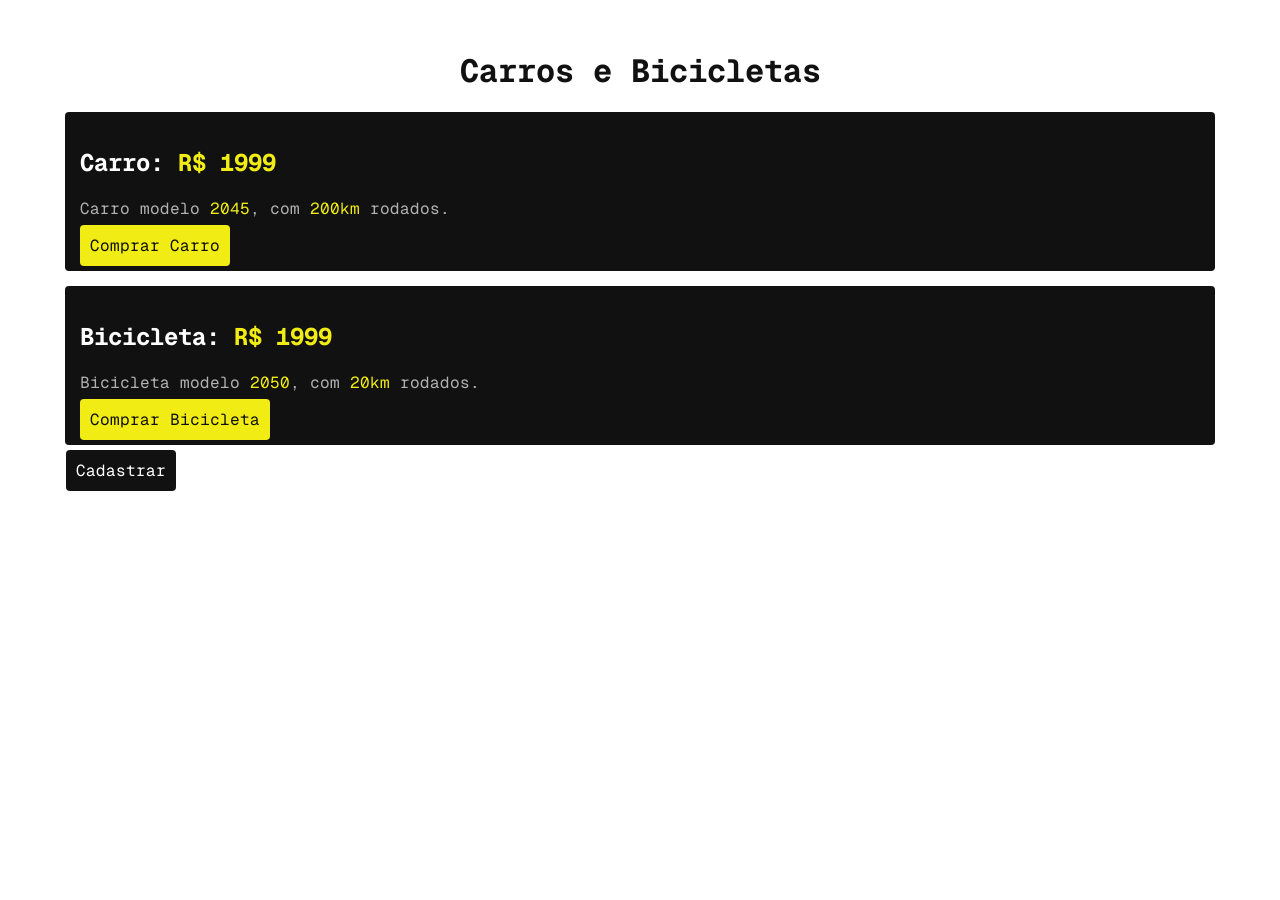
<file: index.html>
<!DOCTYPE html>
<html lang="en">

<head>
  <meta charset="UTF-8">
  <meta name="viewport" content="width=device-width, initial-scale=1.0">
  <link rel="preconnect" href="https://fonts.googleapis.com">
  <link rel="preconnect" href="https://fonts.gstatic.com" crossorigin>
  <link href="https://fonts.googleapis.com/css2?family=Geist+Mono:wght@100..900&family=Monsieur+La+Doulaise&family=Montserrat:ital,wght@0,100..900;1,100..900&display=swap" rel="stylesheet">
  <link rel="stylesheet" href="/css/index.css">
  <link rel="preconnect" href="https://fonts.googleapis.com">
  <link rel="preconnect" href="https://fonts.gstatic.com" crossorigin>




  <title>Document</title>
</head>

<body>

  <h1>Carros e Bicicletas </h1>
  <div>
    <section>
      <h2>Carro: <span>R$ 1999</span></h2>
      <p>Carro modelo <span>2045</span>, com <span>200km</span> rodados.</p>
      <butaton> <a href="/">Comprar Carro</a>

    </section>

    <section>
      <h2>Bicicleta: <span>R$ 1999</span></h2>
      <p>Bicicleta modelo <span>2050</span>, com <span>20km</span> rodados.</p>
      <a href="ativcssPosicionamento.html">Comprar Bicicleta </a>


    </section>

    <a class="button" href="/atvformularios.html"> Cadastrar</a>
  </div>

</body>

</html>
</file>
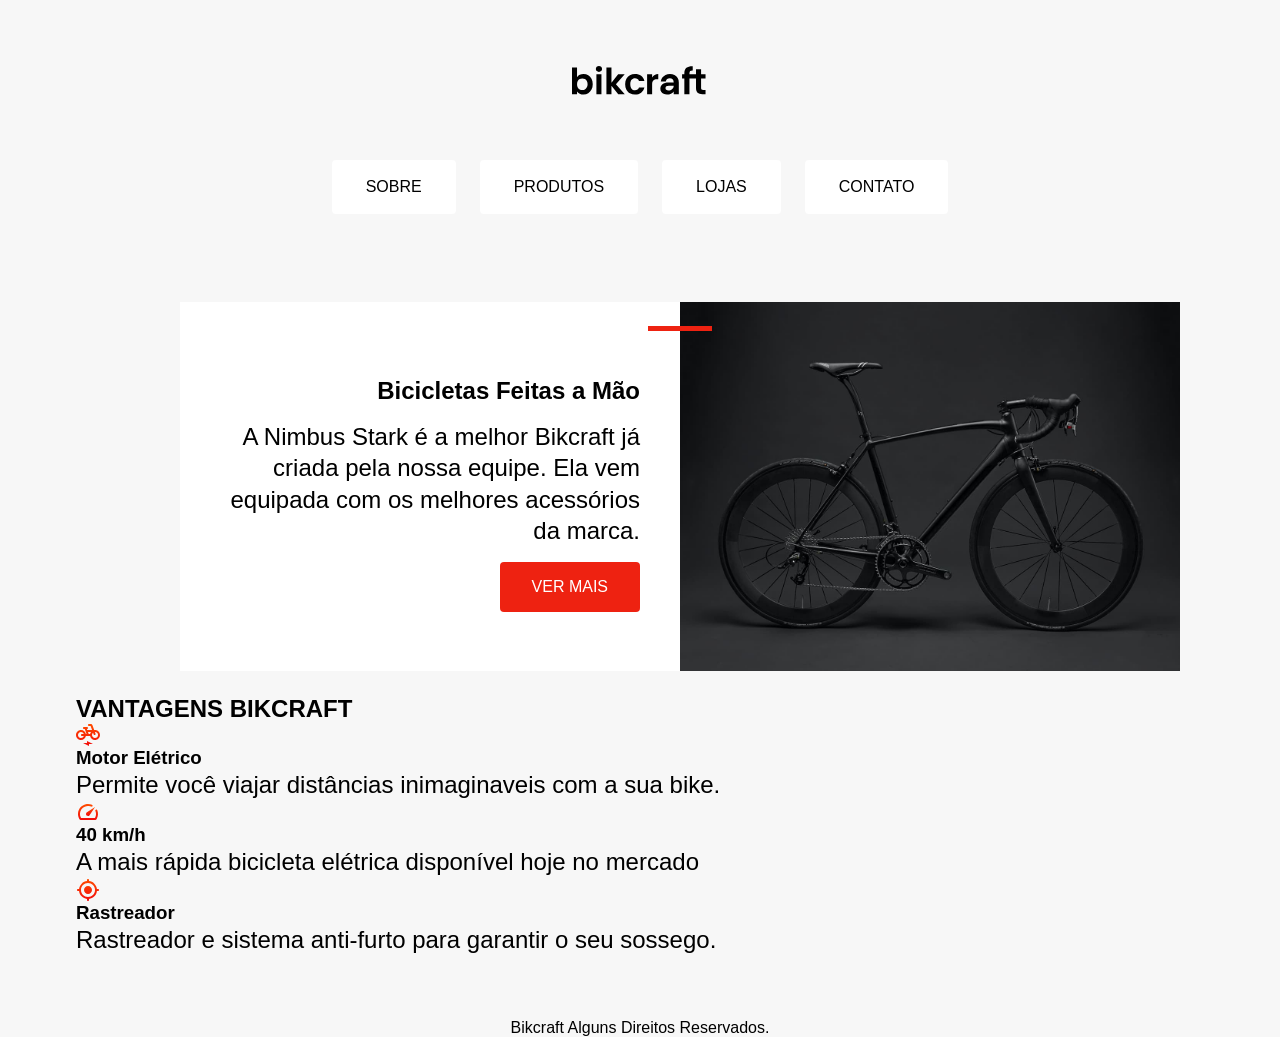
<file: ativcssPosicionamento.html>
<!DOCTYPE html>
<html lang="en">

<head>
  <meta charset="UTF-8">
  <meta name="viewport" content="width=device-width, initial-scale=1.0">
  <link rel="stylesheet" href="/css/propagandabike.min.css">
  <title>CSS POSICIONAMENTO</title>
</head>

<body>
  <header>
    <img src="/img/bikcraft.svg" alt="Bikcraft">
  </header>

  <nav aria-label="primária">
    
      <a  href="/">SOBRE</a>
      <a  href="/">PRODUTOS</a>
      <a  href="/">LOJAS</a>
      <a  href="/">CONTATO</a>
  
  
  </nav>
  <main>
    <article class="primeiraparte">
    <div class="introducao">
      <span class="linha"></span>
      <h1>Bicicletas Feitas a Mão</h1>
      <p class="itemanuncio">A Nimbus Stark é a melhor Bikcraft já criada pela nossa equipe. Ela vem equipada com os melhores acessórios da marca.</p>
      <a class="botaovermais" href="/">VER MAIS</a>

    </div>
    <img class="bicicleta" src="/img/bicicleta.jpg" alt="bicicleta">
    </article>

<article class="segundaparte">
    <h2>VANTAGENS BIKCRAFT</h2>
    <article <div class="vantagens-item">
      <img src="/img/eletrica.svg" alt=" motor eletrico">
      <h3>Motor Elétrico</h3>
      <p> Permite você viajar distâncias inimaginaveis com a sua bike.</p>

      <img src="/img/velocidade.svg" alt="velocidade">
      <h3>40 km/h</h3>
      <p> A mais rápida bicicleta elétrica disponível hoje no mercado</p>

      <img src="/img/rastreador.svg" alt="rastreador">
      <h3>Rastreador</h3>
      <p> Rastreador e sistema anti-furto para garantir o seu sossego.</p>
</article>
      </div>
      </div>
      </div>

      </section>

  </main>
  <footer>
    Bikcraft Alguns Direitos Reservados.

    </div>



</body>

</html>
</file>
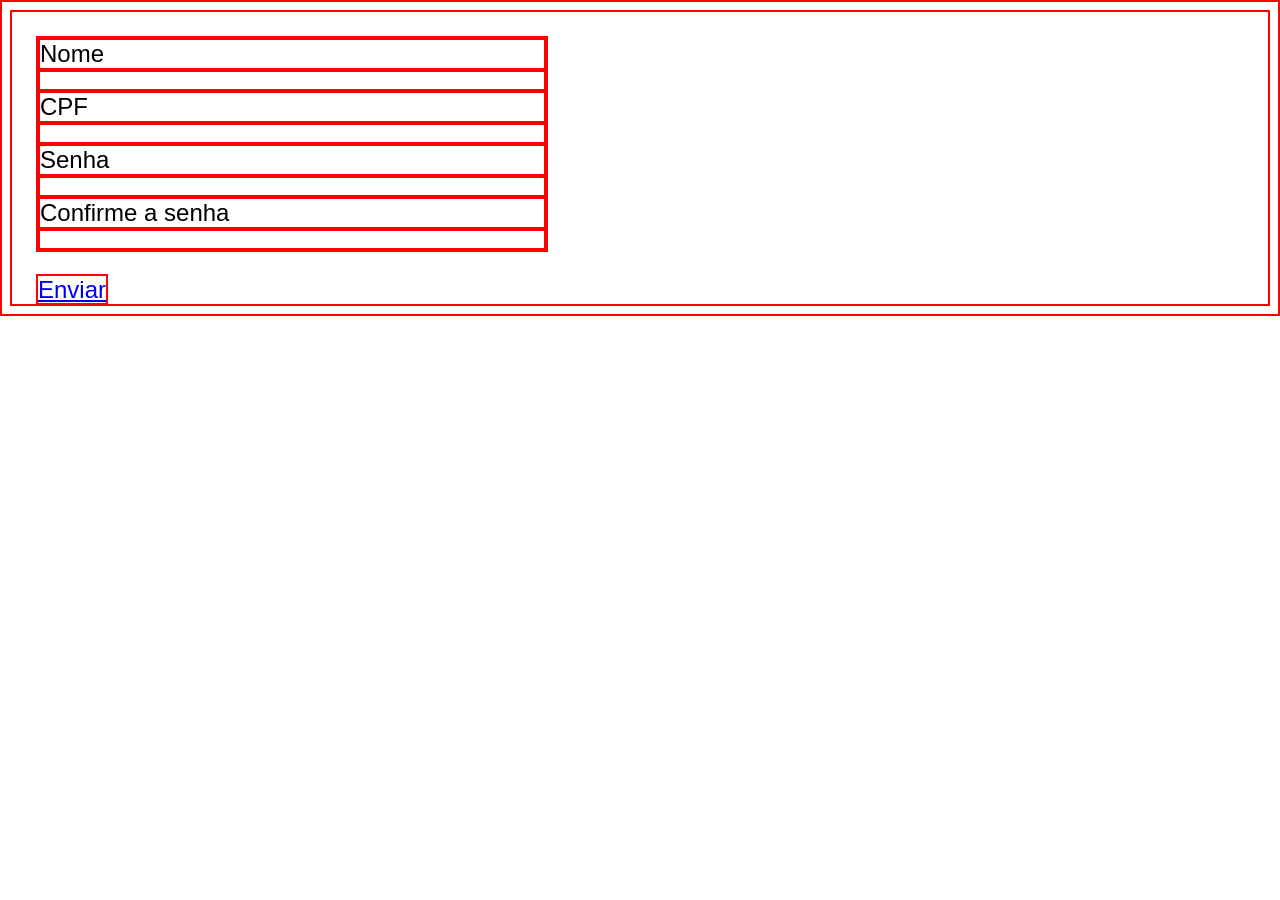
<file: atvformularios.html>
<!DOCTYPE html>
<html lang="en">

<head>
  <meta charset="UTF-8">
  <meta name="viewport" content="width=device-width, initial-scale=1.0">
  <link rel="stylesheet" href="/css/formularios.css">

  <title>Formularios</title>
</head>

<body>
  <form action="index.html">
    <label for="nome">Nome</label>
    <input type="text" id="nome" name="nome" required>

    <label for="data">CPF</label>
    <input type="number" id="cpf" name="cpf" required>

    <label for="senha">Senha</label>
    <input type="password" id="senha" name="senha" required>

    <label for="confirma">Confirme a senha</label>
    <input type="password" id="confirma" name="confirma" required>



    


  </form>
  <a class="button" href="/index.html">Enviar</a>
</body>

</html>
</file>
<file: css/index.css>
@media (prefers-color-scheme: light) {
  :root {
    --cor-primaria: #111;
    --cor-secundaria: white;
    --cor-letra-primaria: white;
    --cor-letra-secundaria: #b2b2b2;
    --cor-botao-primario: #f1ed14;
  }
}

@media (prefers-color-scheme: dark) {
  :root {
    --cor-primaria: white;
    --cor-secundaria: black;
    --cor-letra-primaria: black;
    --cor-letra-secundaria: blue;
    --cor-botao-primario: #6f5509;
  }
}
body {
  font-family: "Geist Mono", sans-serif;
  margin: 50px;
  border: 0;
  padding: 0;
  background-color: var(--cor-secundaria);
}

h1 {
  text-align: center;
  color: var(--cor-primaria);
}

section {
  background-color: var(--cor-primaria);
  background-size: cover;
  color: var(--cor-letra-secundaria);
  border-radius: 4px;
  margin: 15px;
  padding: 15px;
}
h2 {
  color: var(--cor-letra-primaria);
}

span {
  color: var(--cor-botao-primario);
}

a {
  padding: 10px;
  border-radius: 4px;
  background-color: var(--cor-botao-primario);
  color: var(--cor-primaria);
  text-decoration: none;
}

.button {
  margin: 2rem 1rem;
  color: var(--cor-letra-primaria);
  background-color: var(--cor-primaria);
  text-decoration: none;
}
</file>
<file: css/formularios.css>
html{
  margin: 0px;
  padding: 0px;
  font-family: Arial, Helvetica, sans-serif;
  font-size: 1.5rem;

}

form{
  display: grid;
  align-items: center;
  margin: 1rem 30rem 1rem 1rem; 
 }

 
 
    .button{
      margin: 1rem ;
    }

    * {
      border: 2px solid red;
    }
</file>
<file: css/propagandabike.min.css>
body{margin:0;background-color:#f7f7f7;font-family:Arial,Helvetica,sans-serif;display:grid;justify-items:center;gap:4rem;margin-top:4rem}img{max-width:100%;display:block}a{text-decoration:none;border-radius:4px}h1,h2,h3,p{margin:0}p{font-size:1.5rem;line-height:1.3}nav{display:flex;flex-wrap:wrap;gap:1.5rem;justify-content:center}nav a{background-color:#fff;border:2px solid #fff;padding:1rem 2rem;color:#000;text-transform:uppercase;cursor:pointer}nav a:hover{border-color:#e21}.primeiraparte{margin:1.5rem;padding:0 0 0 5rem;display:grid;grid-template-columns:1fr 1fr;max-width:62.5rem}.introducao{background-color:#fff;padding:2.5rem;text-align:right;display:grid;align-content:center;gap:1rem;justify-items:end;position:relative}.botaovermais{text-decoration:none;text-transform:uppercase;border-radius:4px;padding:1rem 2rem;background-color:#e21;color:#fff;cursor:pointer;transition:background-color .3s}.botaovermais:hover{background-color:#900}.introducao::after{content:"";position:absolute;height:.3rem;width:4rem;background-color:#e21;align-self:first baseline;top:1.5rem;right:-2rem;z-index:99}segundaparte{margin:1.5rem;padding:0 0 0 5rem;display:grid;grid-template-columns:1fr 1fr;max-width:62.5rem}
</file>
